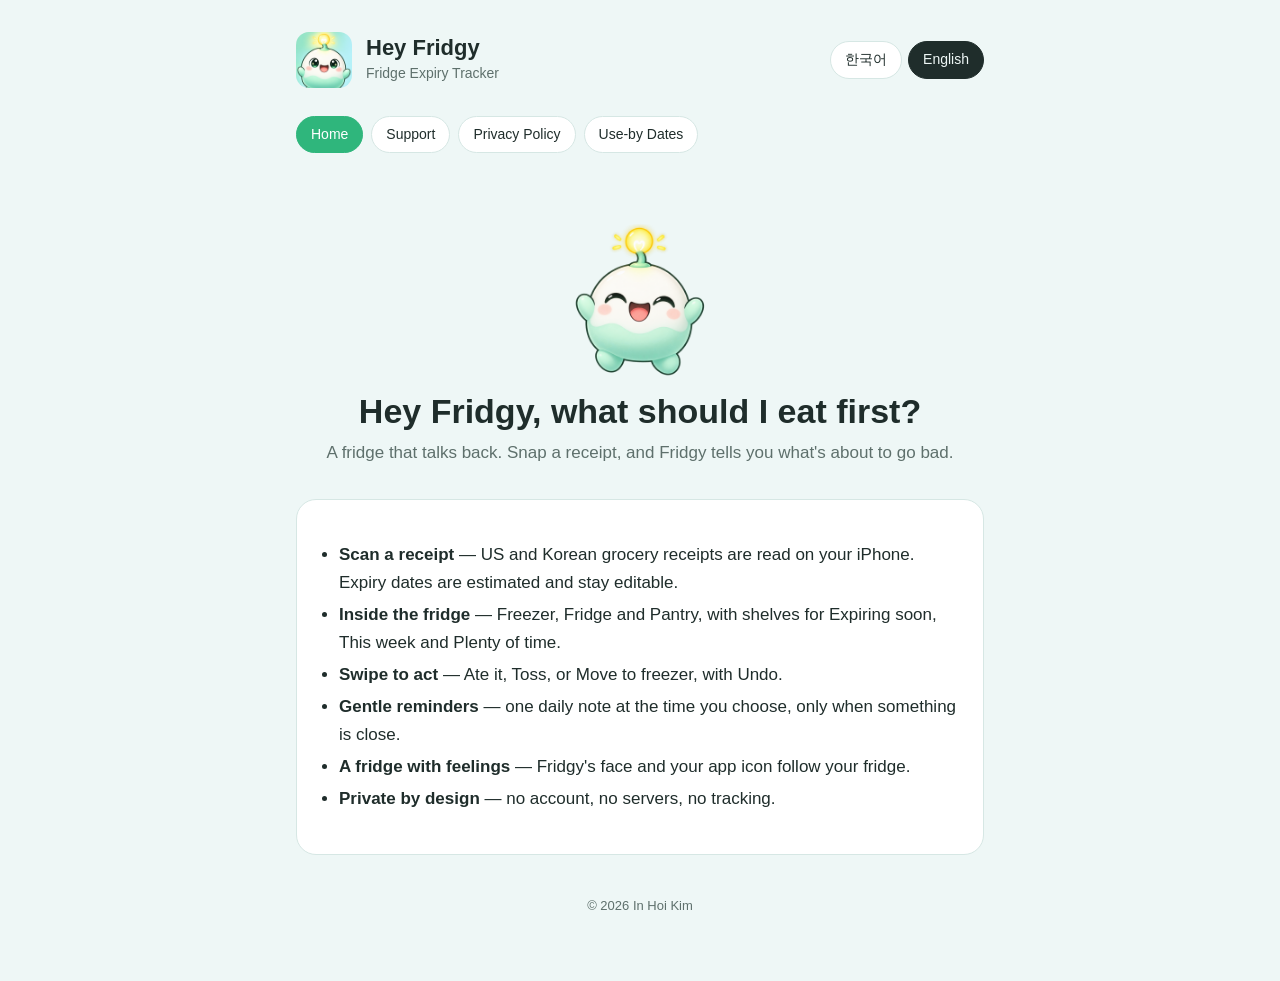
<file: index.html>
<!doctype html>
<html lang="en">
<head>
<meta charset="utf-8">
<meta name="viewport" content="width=device-width,initial-scale=1">
<title>Hey Fridgy</title>
<link rel="icon" href="icon.png">
<link rel="stylesheet" href="style.css">
<script src="lang.js" defer></script>
</head>
<body>
<div class="wrap">
<header>
<img src="icon.png" alt="">
<div><div class="name"><span class="en">Hey Fridgy</span><span class="ko">헤이프리지</span></div><div class="sub"><span class="en">Fridge Expiry Tracker</span><span class="ko">냉장고 유통기한 알리미</span></div></div>
<div class="lang"><button data-l="ko">한국어</button><button data-l="en">English</button></div>
</header>
<nav>
<a href="./" aria-current="page"><span class="en">Home</span><span class="ko">홈</span></a>
<a href="support.html"><span class="en">Support</span><span class="ko">고객지원</span></a>
<a href="privacy.html"><span class="en">Privacy Policy</span><span class="ko">개인정보 처리방침</span></a>
<a href="dates.html"><span class="en">Use-by Dates</span><span class="ko">유통기한 안내</span></a>
</nav>
<section class="hero">
<img src="fridgy.png" alt="Fridgy">
<h1><span class="en">Hey Fridgy, what should I eat first?</span><span class="ko">헤이프리지, 나 뭐부터 먹어야 돼?</span></h1>
<p><span class="en">A fridge that talks back. Snap a receipt, and Fridgy tells you what's about to go bad.</span><span class="ko">말하는 냉장고. 영수증만 찍으면 프리지가 곧 상할 음식을 알려줘요.</span></p>
</section>
<div class="card">
<ul class="en">
<li><b>Scan a receipt</b> — US and Korean grocery receipts are read on your iPhone. Expiry dates are estimated and stay editable.</li>
<li><b>Inside the fridge</b> — Freezer, Fridge and Pantry, with shelves for Expiring soon, This week and Plenty of time.</li>
<li><b>Swipe to act</b> — Ate it, Toss, or Move to freezer, with Undo.</li>
<li><b>Gentle reminders</b> — one daily note at the time you choose, only when something is close.</li>
<li><b>A fridge with feelings</b> — Fridgy's face and your app icon follow your fridge.</li>
<li><b>Private by design</b> — no account, no servers, no tracking.</li>
</ul>
<ul class="ko">
<li><b>영수증 스캔</b> — 한국·미국 마트 영수증을 아이폰 안에서 읽어요. 유통기한은 자동 계산되고 수정할 수 있어요.</li>
<li><b>냉장고 속 그대로</b> — 냉동·냉장·실온 칸과 곧 상함·이번 주·여유 선반.</li>
<li><b>밀어서 정리</b> — 다 먹음, 버림, 냉동실로. 되돌리기도 돼요.</li>
<li><b>부드러운 알림</b> — 원하는 시간에 하루 한 번, 곧 상할 게 있을 때만.</li>
<li><b>감정 있는 냉장고</b> — 냉장고 상태에 따라 프리지 표정과 앱 아이콘이 바뀌어요.</li>
<li><b>내 폰에만</b> — 계정도, 서버도, 추적도 없어요.</li>
</ul>
</div>
<footer>© 2026 In Hoi Kim</footer>
</div>
</body>
</html>
</file>
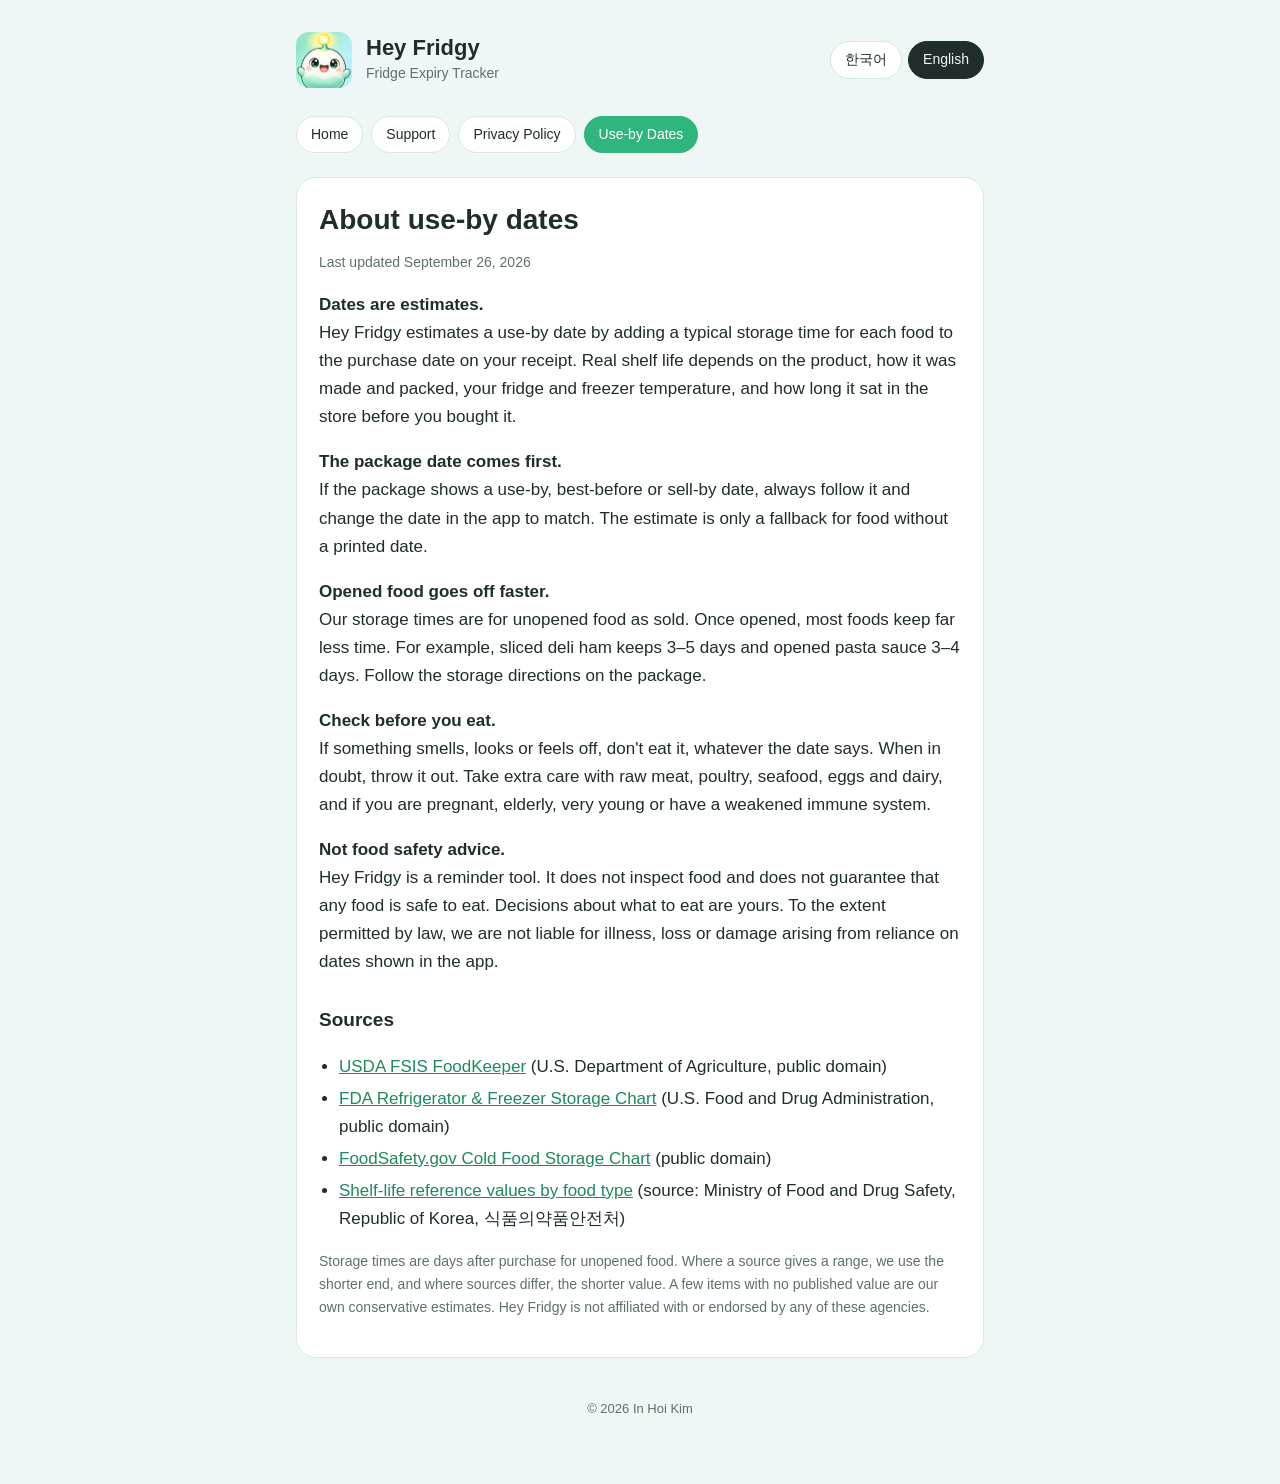
<file: dates.html>
<!doctype html>
<html lang="en">
<head>
<meta charset="utf-8">
<meta name="viewport" content="width=device-width,initial-scale=1">
<title>Use-by Dates — Hey Fridgy</title>
<link rel="icon" href="icon.png">
<link rel="stylesheet" href="style.css">
<script src="lang.js" defer></script>
</head>
<body>
<div class="wrap">
<header>
<img src="icon.png" alt="">
<div><div class="name"><span class="en">Hey Fridgy</span><span class="ko">헤이프리지</span></div><div class="sub"><span class="en">Fridge Expiry Tracker</span><span class="ko">냉장고 유통기한 알리미</span></div></div>
<div class="lang"><button data-l="ko">한국어</button><button data-l="en">English</button></div>
</header>
<nav>
<a href="./"><span class="en">Home</span><span class="ko">홈</span></a>
<a href="support.html"><span class="en">Support</span><span class="ko">고객지원</span></a>
<a href="privacy.html"><span class="en">Privacy Policy</span><span class="ko">개인정보 처리방침</span></a>
<a href="dates.html" aria-current="page"><span class="en">Use-by Dates</span><span class="ko">유통기한 안내</span></a>
</nav>
<div class="card en">
<h1>About use-by dates</h1>
<p class="muted">Last updated September 26, 2026</p>
<p><b>Dates are estimates.</b><br>Hey Fridgy estimates a use-by date by adding a typical storage time for each food to the purchase date on your receipt. Real shelf life depends on the product, how it was made and packed, your fridge and freezer temperature, and how long it sat in the store before you bought it.</p>
<p><b>The package date comes first.</b><br>If the package shows a use-by, best-before or sell-by date, always follow it and change the date in the app to match. The estimate is only a fallback for food without a printed date.</p>
<p><b>Opened food goes off faster.</b><br>Our storage times are for unopened food as sold. Once opened, most foods keep far less time. For example, sliced deli ham keeps 3–5 days and opened pasta sauce 3–4 days. Follow the storage directions on the package.</p>
<p><b>Check before you eat.</b><br>If something smells, looks or feels off, don't eat it, whatever the date says. When in doubt, throw it out. Take extra care with raw meat, poultry, seafood, eggs and dairy, and if you are pregnant, elderly, very young or have a weakened immune system.</p>
<p><b>Not food safety advice.</b><br>Hey Fridgy is a reminder tool. It does not inspect food and does not guarantee that any food is safe to eat. Decisions about what to eat are yours. To the extent permitted by law, we are not liable for illness, loss or damage arising from reliance on dates shown in the app.</p>
<h2>Sources</h2>
<ul>
<li><a href="https://catalog.data.gov/dataset/fsis-foodkeeper-data">USDA FSIS FoodKeeper</a> (U.S. Department of Agriculture, public domain)</li>
<li><a href="https://www.fda.gov/media/74435/download">FDA Refrigerator &amp; Freezer Storage Chart</a> (U.S. Food and Drug Administration, public domain)</li>
<li><a href="https://www.foodsafety.gov/food-safety-charts/cold-food-storage-charts">FoodSafety.gov Cold Food Storage Chart</a> (public domain)</li>
<li><a href="https://www.mfds.go.kr/brd/m_827/view.do?seq=3616">Shelf-life reference values by food type</a> (source: Ministry of Food and Drug Safety, Republic of Korea, 식품의약품안전처)</li>
</ul>
<p class="muted">Storage times are days after purchase for unopened food. Where a source gives a range, we use the shorter end, and where sources differ, the shorter value. A few items with no published value are our own conservative estimates. Hey Fridgy is not affiliated with or endorsed by any of these agencies.</p>
</div>
<div class="card ko">
<h1>유통기한 안내</h1>
<p class="muted">최종 수정일 2026년 9월 26일</p>
<p><b>날짜는 추정값이에요.</b><br>헤이프리지는 영수증의 구매일에 식품별 일반적인 보관 기간을 더해 날짜를 계산해요. 실제로 얼마나 가는지는 제품, 제조·포장 방식, 냉장고와 냉동실 온도, 구매 전 매장에서 보낸 기간에 따라 달라요.</p>
<p><b>포장에 적힌 날짜가 우선이에요.</b><br>포장에 소비기한이나 유통기한이 적혀 있으면 항상 그 날짜를 따르고, 앱의 날짜도 그 날짜로 바꿔 주세요. 앱의 추정값은 날짜가 없는 식품을 위한 참고용이에요.</p>
<p><b>뜯으면 더 빨리 상해요.</b><br>앱의 보관 기간은 뜯지 않은 상태 기준이에요. 개봉하면 대부분 훨씬 짧아져요. 예를 들어 슬라이스 햄은 3~5일, 개봉한 파스타 소스는 3~4일이에요. 제품에 적힌 개봉 후 보관 방법을 따라 주세요.</p>
<p><b>먹기 전에 꼭 확인하세요.</b><br>냄새, 색, 모양이 이상하면 날짜와 상관없이 먹지 마세요. 애매하면 버리는 게 안전해요. 날고기, 닭고기, 해산물, 달걀, 유제품은 특히 주의하고, 임신 중이거나 어르신, 어린이, 면역력이 약한 분은 더 조심해 주세요.</p>
<p><b>식품 안전을 보장하지 않아요.</b><br>헤이프리지는 알림 도구예요. 음식을 직접 검사하지 않으며 어떤 음식이 먹어도 안전하다고 보장하지 않아요. 먹을지 여부는 사용자가 판단해 주세요. 관련 법령이 허용하는 범위에서, 앱에 표시된 날짜를 믿고 생긴 질병, 손실, 손해에 대해 책임지지 않아요.</p>
<h2>출처</h2>
<ul>
<li><a href="https://catalog.data.gov/dataset/fsis-foodkeeper-data">USDA FSIS FoodKeeper</a> (미국 농무부, 퍼블릭 도메인)</li>
<li><a href="https://www.fda.gov/media/74435/download">FDA 냉장·냉동 보관표</a> (미국 식품의약국, 퍼블릭 도메인)</li>
<li><a href="https://www.foodsafety.gov/food-safety-charts/cold-food-storage-charts">FoodSafety.gov 냉장 보관표</a> (퍼블릭 도메인)</li>
<li><a href="https://www.mfds.go.kr/brd/m_827/view.do?seq=3616">식품유형별 소비기한 참고값</a> (출처: 식품의약품안전처)</li>
</ul>
<p class="muted">보관 기간은 뜯지 않은 식품의 구매 후 일수예요. 범위로 제시된 값은 짧은 쪽을, 출처끼리 다르면 더 짧은 값을 써요. 공개된 값이 없는 일부 품목은 보수적으로 추정했어요. 헤이프리지는 이 기관들과 관련이 없으며 보증을 받지 않았어요.</p>
</div>
<footer>© 2026 In Hoi Kim</footer>
</div>
</body>
</html>
</file>
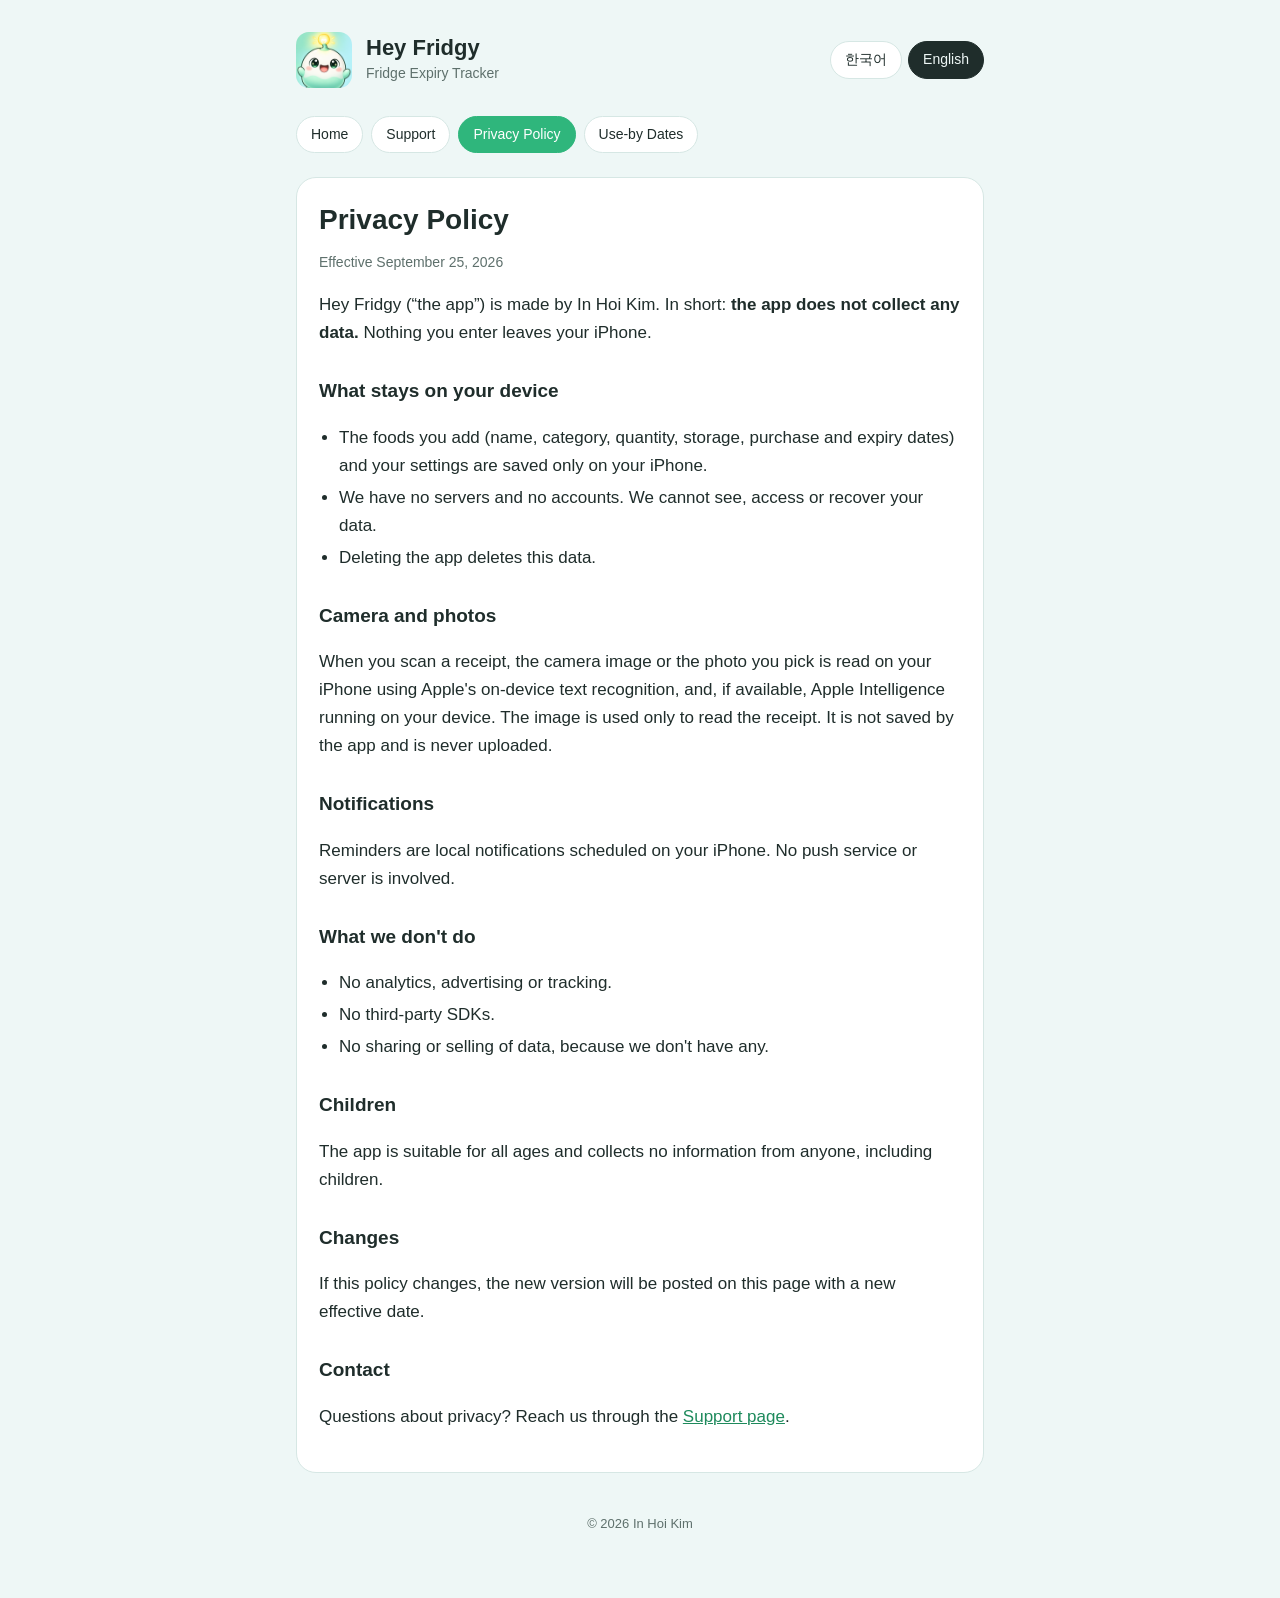
<file: privacy.html>
<!doctype html>
<html lang="en">
<head>
<meta charset="utf-8">
<meta name="viewport" content="width=device-width,initial-scale=1">
<title>Privacy Policy — Hey Fridgy</title>
<link rel="icon" href="icon.png">
<link rel="stylesheet" href="style.css">
<script src="lang.js" defer></script>
</head>
<body>
<div class="wrap">
<header>
<img src="icon.png" alt="">
<div><div class="name"><span class="en">Hey Fridgy</span><span class="ko">헤이프리지</span></div><div class="sub"><span class="en">Fridge Expiry Tracker</span><span class="ko">냉장고 유통기한 알리미</span></div></div>
<div class="lang"><button data-l="ko">한국어</button><button data-l="en">English</button></div>
</header>
<nav>
<a href="./"><span class="en">Home</span><span class="ko">홈</span></a>
<a href="support.html"><span class="en">Support</span><span class="ko">고객지원</span></a>
<a href="privacy.html" aria-current="page"><span class="en">Privacy Policy</span><span class="ko">개인정보 처리방침</span></a>
<a href="dates.html"><span class="en">Use-by Dates</span><span class="ko">유통기한 안내</span></a>
</nav>
<div class="card en">
<h1>Privacy Policy</h1>
<p class="muted">Effective September 25, 2026</p>
<p>Hey Fridgy (“the app”) is made by In Hoi Kim. In short: <b>the app does not collect any data.</b> Nothing you enter leaves your iPhone.</p>
<h2>What stays on your device</h2>
<ul>
<li>The foods you add (name, category, quantity, storage, purchase and expiry dates) and your settings are saved only on your iPhone.</li>
<li>We have no servers and no accounts. We cannot see, access or recover your data.</li>
<li>Deleting the app deletes this data.</li>
</ul>
<h2>Camera and photos</h2>
<p>When you scan a receipt, the camera image or the photo you pick is read on your iPhone using Apple's on-device text recognition, and, if available, Apple Intelligence running on your device. The image is used only to read the receipt. It is not saved by the app and is never uploaded.</p>
<h2>Notifications</h2>
<p>Reminders are local notifications scheduled on your iPhone. No push service or server is involved.</p>
<h2>What we don't do</h2>
<ul>
<li>No analytics, advertising or tracking.</li>
<li>No third-party SDKs.</li>
<li>No sharing or selling of data, because we don't have any.</li>
</ul>
<h2>Children</h2>
<p>The app is suitable for all ages and collects no information from anyone, including children.</p>
<h2>Changes</h2>
<p>If this policy changes, the new version will be posted on this page with a new effective date.</p>
<h2>Contact</h2>
<p>Questions about privacy? Reach us through the <a href="support.html">Support page</a>.</p>
</div>
<div class="card ko">
<h1>개인정보 처리방침</h1>
<p class="muted">시행일: 2026년 9월 25일</p>
<p>헤이프리지(이하 “앱”)는 In Hoi Kim이 만든 앱입니다. 요약하면, <b>앱은 어떤 개인정보도 수집하지 않습니다.</b> 입력한 정보는 아이폰 밖으로 나가지 않습니다.</p>
<h2>기기에만 저장되는 정보</h2>
<ul>
<li>추가한 식품 정보(이름, 분류, 수량, 보관 위치, 구매일과 유통기한)와 설정은 사용자의 아이폰에만 저장됩니다.</li>
<li>서버와 계정이 없으므로 개발자는 이 정보를 보거나 접근하거나 복구할 수 없습니다.</li>
<li>앱을 삭제하면 이 정보도 삭제됩니다.</li>
</ul>
<h2>카메라와 사진</h2>
<p>영수증을 스캔하면 촬영한 이미지나 선택한 사진을 아이폰 안에서 Apple의 온디바이스 텍스트 인식과, 사용 가능한 경우 기기에서 실행되는 Apple Intelligence로 읽습니다. 이미지는 영수증을 읽는 데에만 쓰이며, 앱에 저장되지 않고 어디로도 전송되지 않습니다.</p>
<h2>알림</h2>
<p>알림은 아이폰에서 예약되는 로컬 알림입니다. 푸시 서비스나 서버를 사용하지 않습니다.</p>
<h2>하지 않는 것</h2>
<ul>
<li>분석, 광고, 추적을 하지 않습니다.</li>
<li>제3자 SDK를 사용하지 않습니다.</li>
<li>보유한 정보가 없으므로 제공하거나 판매하지 않습니다.</li>
</ul>
<h2>아동</h2>
<p>앱은 모든 연령에 적합하며 아동을 포함한 누구의 정보도 수집하지 않습니다.</p>
<h2>변경</h2>
<p>이 방침이 바뀌면 새 시행일과 함께 이 페이지에 게시합니다.</p>
<h2>문의</h2>
<p>개인정보 관련 문의는 <a href="support.html">고객지원 페이지</a>를 이용해 주세요.</p>
</div>
<footer>© 2026 In Hoi Kim</footer>
</div>
</body>
</html>
</file>
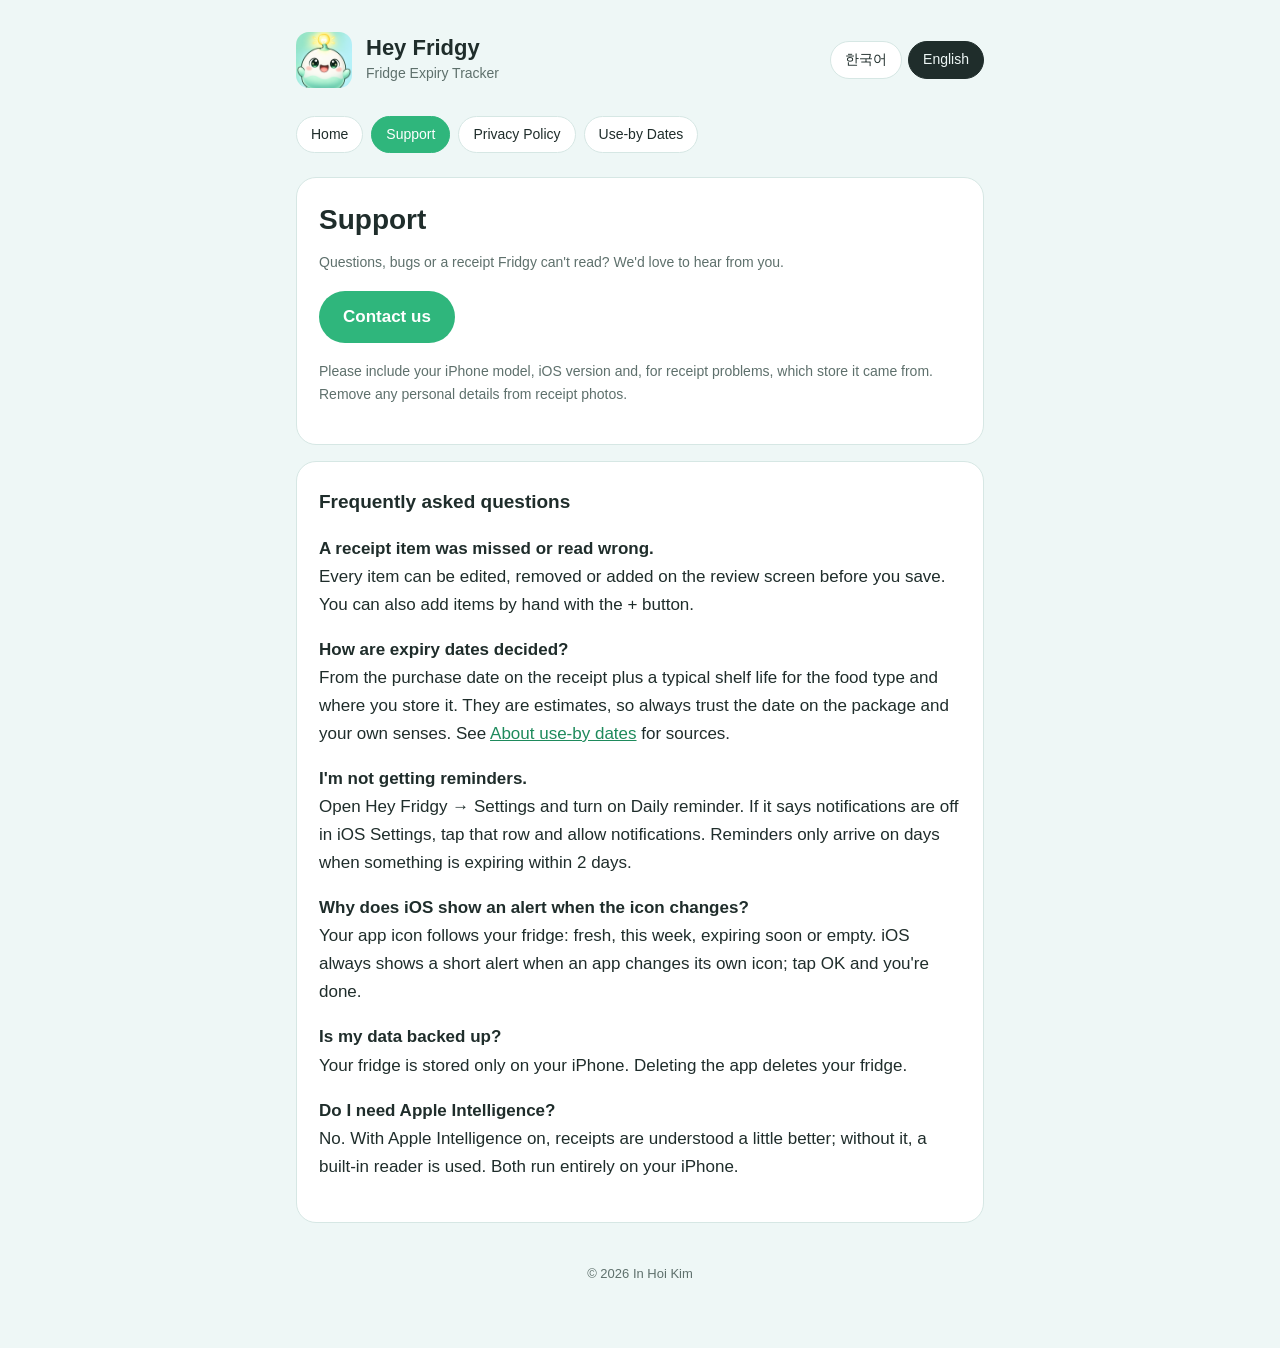
<file: support.html>
<!doctype html>
<html lang="en">
<head>
<meta charset="utf-8">
<meta name="viewport" content="width=device-width,initial-scale=1">
<title>Support — Hey Fridgy</title>
<link rel="icon" href="icon.png">
<link rel="stylesheet" href="style.css">
<script src="lang.js" defer></script>
</head>
<body>
<div class="wrap">
<header>
<img src="icon.png" alt="">
<div><div class="name"><span class="en">Hey Fridgy</span><span class="ko">헤이프리지</span></div><div class="sub"><span class="en">Fridge Expiry Tracker</span><span class="ko">냉장고 유통기한 알리미</span></div></div>
<div class="lang"><button data-l="ko">한국어</button><button data-l="en">English</button></div>
</header>
<nav>
<a href="./"><span class="en">Home</span><span class="ko">홈</span></a>
<a href="support.html" aria-current="page"><span class="en">Support</span><span class="ko">고객지원</span></a>
<a href="privacy.html"><span class="en">Privacy Policy</span><span class="ko">개인정보 처리방침</span></a>
<a href="dates.html"><span class="en">Use-by Dates</span><span class="ko">유통기한 안내</span></a>
</nav>
<div class="card">
<h1><span class="en">Support</span><span class="ko">고객지원</span></h1>
<p class="muted"><span class="en">Questions, bugs or a receipt Fridgy can't read? We'd love to hear from you.</span><span class="ko">궁금한 점, 버그, 프리지가 못 읽는 영수증이 있다면 알려주세요.</span></p>
<p><a class="btn" href="https://github.com/inhoi/heyfridgy/issues/new"><span class="en">Contact us</span><span class="ko">문의하기</span></a></p>
<p class="muted"><span class="en">Please include your iPhone model, iOS version and, for receipt problems, which store it came from. Remove any personal details from receipt photos.</span><span class="ko">아이폰 기종, iOS 버전, 영수증 문제라면 어느 매장인지 함께 알려주세요. 영수증 사진의 개인정보는 가려주세요.</span></p>
</div>
<div class="card en">
<h2>Frequently asked questions</h2>
<p><b>A receipt item was missed or read wrong.</b><br>Every item can be edited, removed or added on the review screen before you save. You can also add items by hand with the + button.</p>
<p><b>How are expiry dates decided?</b><br>From the purchase date on the receipt plus a typical shelf life for the food type and where you store it. They are estimates, so always trust the date on the package and your own senses. See <a href="dates.html">About use-by dates</a> for sources.</p>
<p><b>I'm not getting reminders.</b><br>Open Hey Fridgy → Settings and turn on Daily reminder. If it says notifications are off in iOS Settings, tap that row and allow notifications. Reminders only arrive on days when something is expiring within 2 days.</p>
<p><b>Why does iOS show an alert when the icon changes?</b><br>Your app icon follows your fridge: fresh, this week, expiring soon or empty. iOS always shows a short alert when an app changes its own icon; tap OK and you're done.</p>
<p><b>Is my data backed up?</b><br>Your fridge is stored only on your iPhone. Deleting the app deletes your fridge.</p>
<p><b>Do I need Apple Intelligence?</b><br>No. With Apple Intelligence on, receipts are understood a little better; without it, a built-in reader is used. Both run entirely on your iPhone.</p>
</div>
<div class="card ko">
<h2>자주 묻는 질문</h2>
<p><b>영수증 품목이 빠졌거나 잘못 읽혔어요.</b><br>저장 전 확인 화면에서 모든 품목을 수정·삭제·추가할 수 있어요. + 버튼으로 직접 추가할 수도 있어요.</p>
<p><b>유통기한은 어떻게 정해지나요?</b><br>영수증의 구매일에 식품 종류와 보관 위치별 일반적인 보관 기간을 더해 계산해요. 추정값이니 포장에 적힌 날짜와 직접 확인한 상태를 우선해 주세요. 출처는 <a href="dates.html">유통기한 안내</a>에 있어요.</p>
<p><b>알림이 안 와요.</b><br>헤이프리지 → 설정에서 매일 알림을 켜주세요. iOS 설정에서 알림이 꺼져 있다고 나오면 그 줄을 눌러 알림을 허용해 주세요. 알림은 2일 안에 상하는 음식이 있는 날에만 와요.</p>
<p><b>아이콘이 바뀔 때 왜 알림창이 뜨나요?</b><br>앱 아이콘이 냉장고 상태(여유, 이번 주, 곧 상함, 텅 빔)를 따라 바뀌어요. 앱이 아이콘을 바꿀 때 iOS가 항상 짧은 확인창을 띄워요. 확인만 누르면 돼요.</p>
<p><b>데이터가 백업되나요?</b><br>냉장고 정보는 아이폰에만 저장돼요. 앱을 삭제하면 함께 삭제돼요.</p>
<p><b>Apple Intelligence가 필요한가요?</b><br>아니요. Apple Intelligence가 켜져 있으면 영수증을 조금 더 잘 이해하고, 없으면 내장 인식기를 써요. 둘 다 아이폰 안에서만 동작해요.</p>
</div>
<footer>© 2026 In Hoi Kim</footer>
</div>
</body>
</html>
</file>
<file: style.css>
:root{--bg:#EEF7F6;--surface:#FFFFFF;--primary:#2FB67C;--primary-deep:#1E8A5C;--text:#1F2D2B;--text-2:#5E706C;--line:#D6E7E4;--frost:#DDF1F3}
@media (prefers-color-scheme:dark){:root{--bg:#0F1A19;--surface:#1A2826;--primary:#3FCB8E;--primary-deep:#2FB67C;--text:#EAF4F2;--text-2:#9DB1AD;--line:#263633;--frost:#172A2C}}
*{box-sizing:border-box}
html{-webkit-text-size-adjust:100%}
body{margin:0;background:var(--bg);color:var(--text);font:17px/1.65 ui-rounded,-apple-system,BlinkMacSystemFont,"Apple SD Gothic Neo","Segoe UI",sans-serif}
a{color:var(--primary-deep)}
@media (prefers-color-scheme:dark){a{color:var(--primary)}}
.wrap{max-width:720px;margin:0 auto;padding:32px 16px 64px}
header{display:flex;align-items:center;gap:14px;margin-bottom:28px}
header img{width:56px;height:56px;border-radius:13px}
header .name{font-weight:800;font-size:22px;line-height:1.2}
header .sub{color:var(--text-2);font-size:14px}
nav{display:flex;gap:8px;flex-wrap:wrap;margin-bottom:24px}
nav a,.lang button{border:1px solid var(--line);background:var(--surface);color:var(--text);text-decoration:none;border-radius:999px;padding:6px 14px;font:inherit;font-size:14px;cursor:pointer}
nav a[aria-current]{background:var(--primary);border-color:var(--primary);color:#fff}
.lang{display:flex;gap:6px;margin-left:auto}
.lang button[aria-pressed=true]{background:var(--text);color:var(--bg);border-color:var(--text)}
.card{background:var(--surface);border:1px solid var(--line);border-radius:20px;padding:24px 22px;margin-bottom:16px}
h1{font-size:28px;line-height:1.25;margin:0 0 6px}
h2{font-size:19px;margin:28px 0 8px}
.card h2:first-child{margin-top:0}
.muted{color:var(--text-2);font-size:14px}
ul{padding-left:20px}
li{margin:4px 0}
.hero{text-align:center;padding:24px 0 8px}
.hero img{width:180px;height:auto}
.hero h1{font-size:34px}
.hero p{color:var(--text-2);margin:4px 0 24px}
.btn{display:inline-block;background:var(--primary);color:#fff !important;text-decoration:none;font-weight:700;border-radius:999px;padding:12px 24px}
footer{margin-top:40px;color:var(--text-2);font-size:13px;text-align:center}
[lang=ko] .en,[lang=en] .ko{display:none}
</file>
